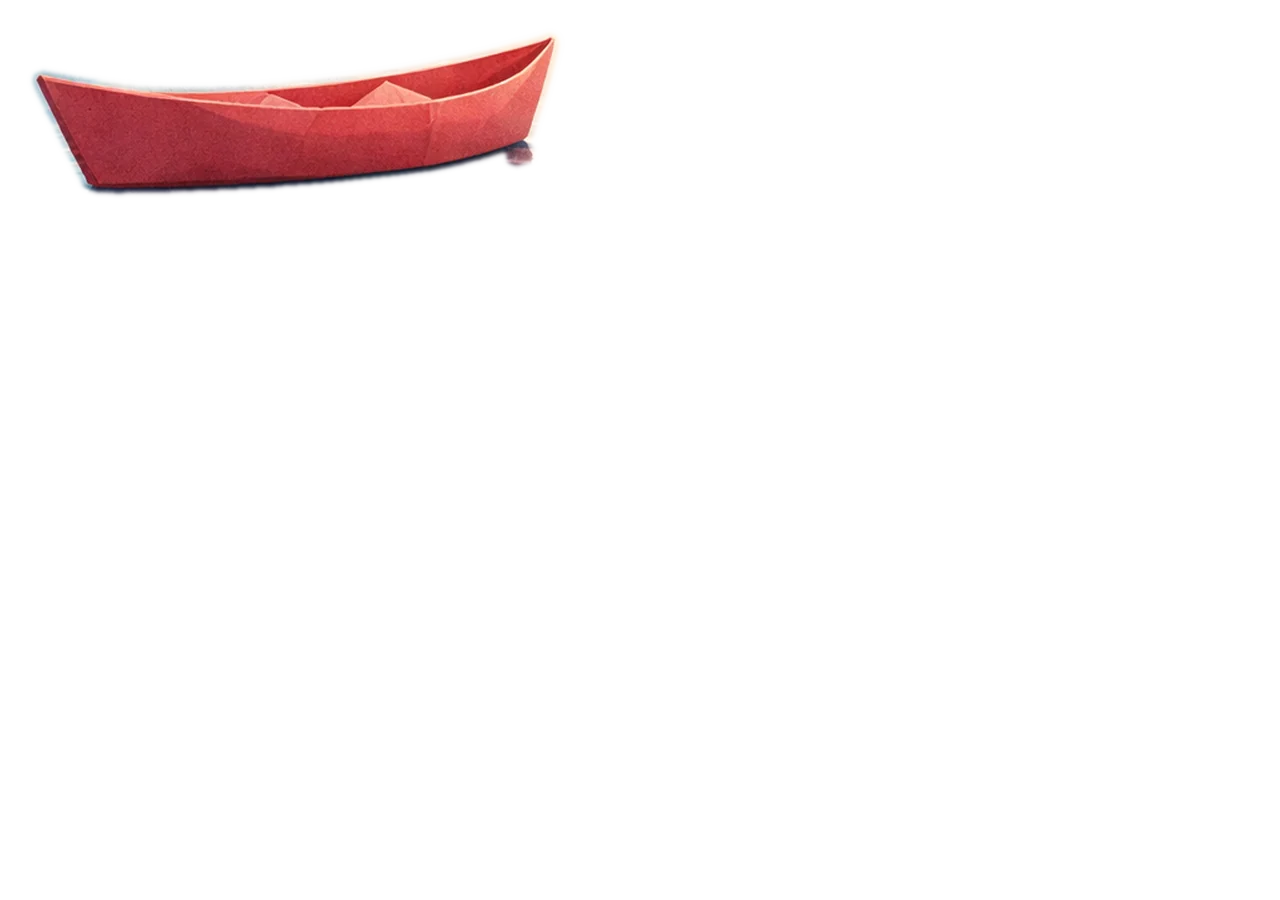
<file: index.html>
<body>
  <div class="hero">
    <div class="canoeWrap">
      <img class="canoe" src="/images/canoe.webp" alt="" />
      <span class="ripple r1"></span>
      <span class="ripple r2"></span>
      <span class="ripple r3"></span>
    </div>
  </div>
</body>
</file>
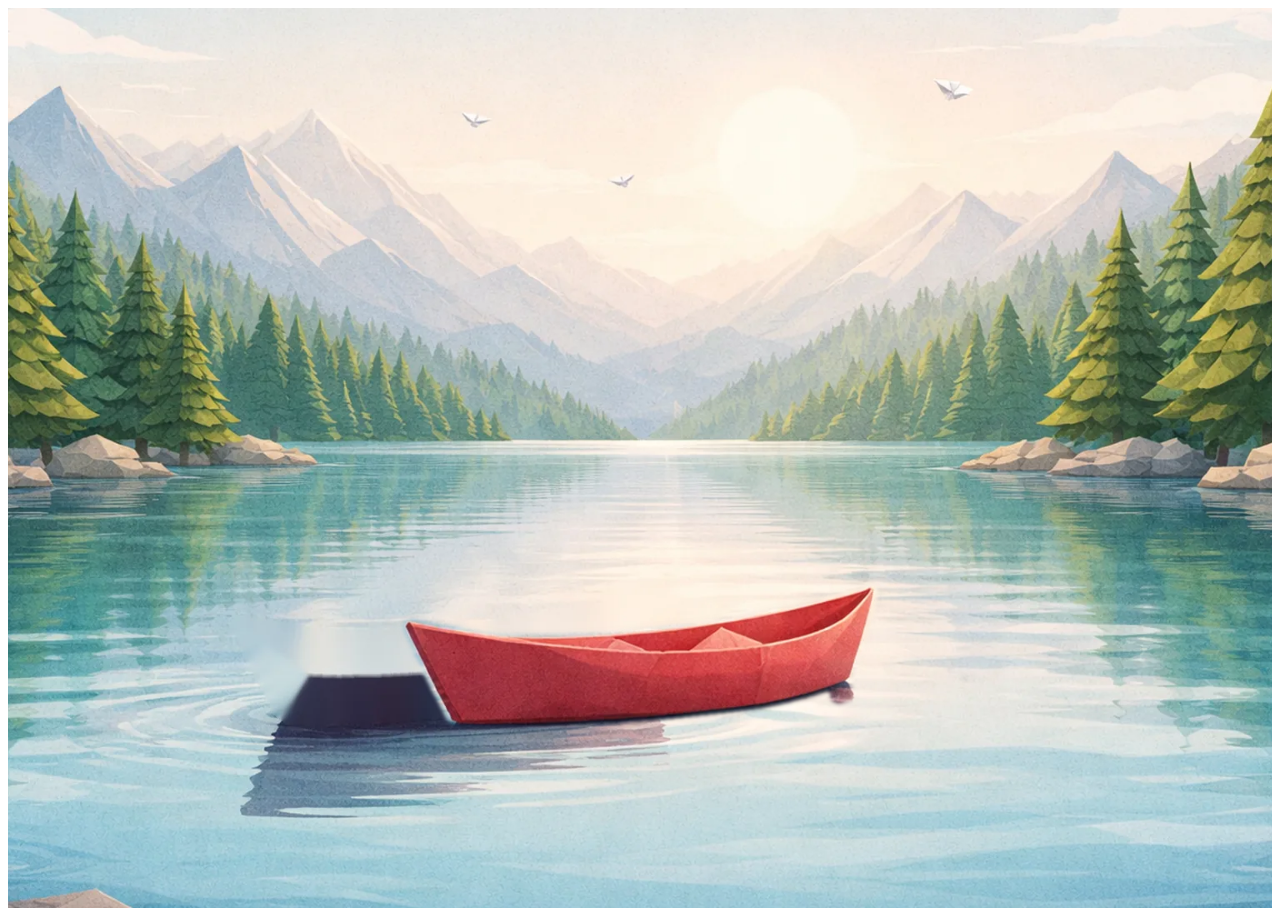
<file: public/index.html>
<!doctype html>
<html lang="en">
<head>
  <meta charset="utf-8" />
  <meta name="viewport" content="width=device-width, initial-scale=1" />
  <title>Meditation Site</title>
  <link rel="stylesheet" href="/styles.css" />
</head>

<body>
  <div class="hero">
    <div class="canoeWrap">
      <img class="canoe" src="/images/canoe.webp" alt="" />
      <span class="ripple r1"></span>
      <span class="ripple r2"></span>
      <span class="ripple r3"></span>
    </div>
  </div>
</body>
</html>
</file>
<file: styles.css>
.hero{
  min-height:100vh;
  background:url("/images/lake.webp") center/cover no-repeat;
  position:relative; overflow:hidden;
}
.canoeWrap{
  position:absolute; left:50%; top:72%;
  transform:translate(-50%,-50%);
  width:min(520px,55vw);
}
.canoe{ width:100%; display:block; animation:bob 5.5s ease-in-out infinite; }
@keyframes bob{
  0%,100%{ transform:translateY(0) rotate(-1deg); }
  50%{ transform:translateY(-10px) rotate(1deg); }
}
.ripple{
  position:absolute; left:50%; top:78%;
  width:55%; aspect-ratio: 2.2/1;
  border:2px solid rgba(255,255,255,.35);
  border-radius:50%;
  transform:translate(-50%,-50%) scale(.7);
  opacity:0; filter:blur(.2px);
  animation:ripple 4.5s ease-out infinite;
}
.r2{ animation-delay:1.5s; }
.r3{ animation-delay:3s; }
@keyframes ripple{
  0%{ opacity:.55; transform:translate(-50%,-50%) scale(.7); }
  100%{ opacity:0; transform:translate(-50%,-50%) scale(1.35); }
}
@media (prefers-reduced-motion: reduce){
  .canoe,.ripple{ animation:none; }
  .ripple{ opacity:0; }
}
</file>
